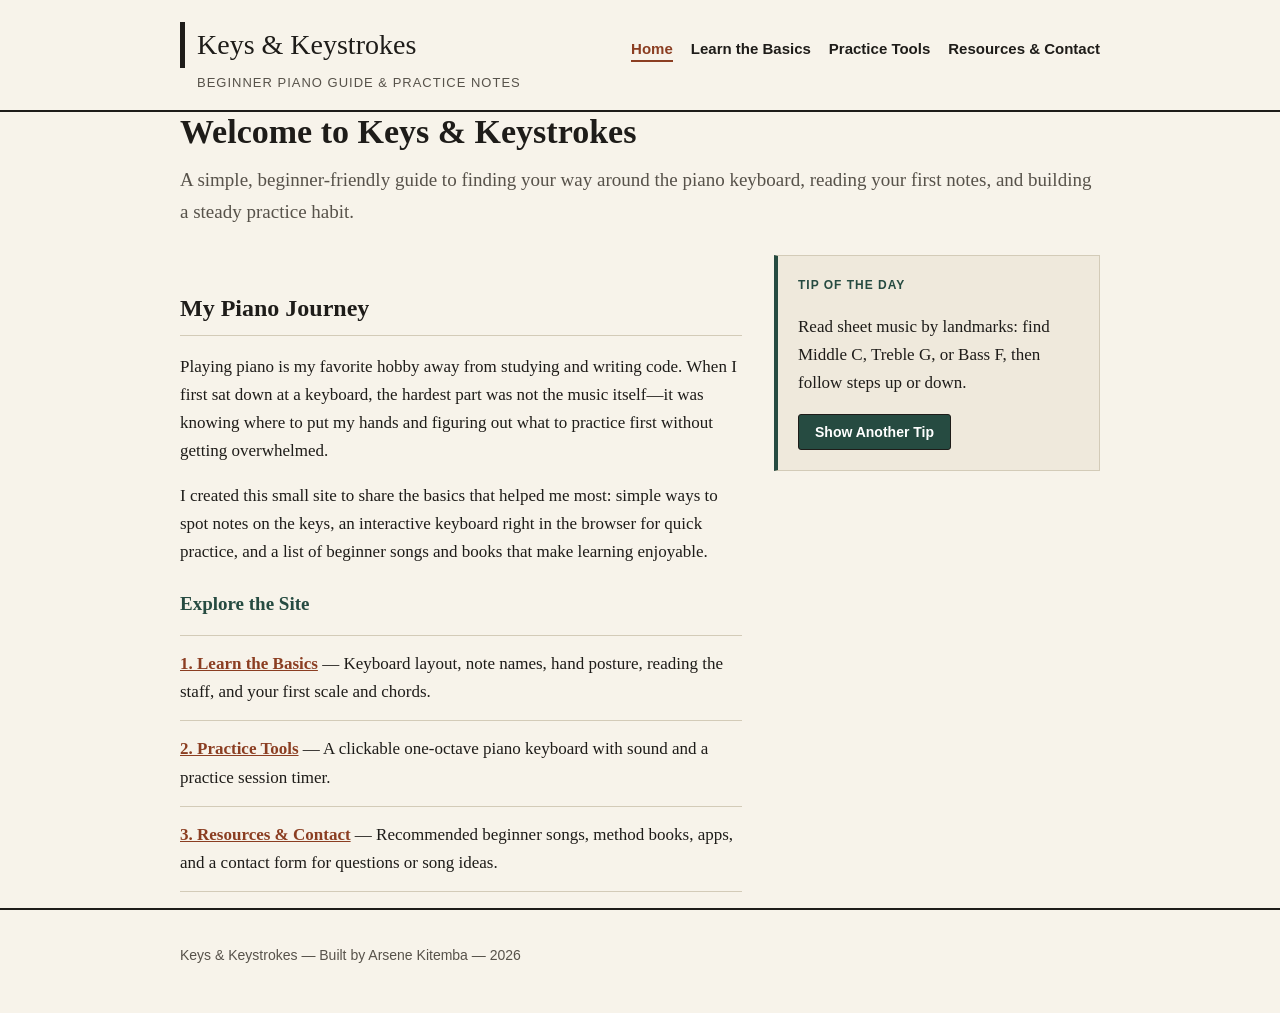
<file: index.html>
<!DOCTYPE html>
<html lang="en">
<head>
  <meta charset="UTF-8">
  <meta name="viewport" content="width=device-width, initial-scale=1.0">
  <title>Keys &amp; Keystrokes | Home</title>
  <link rel="stylesheet" href="week04/style/styles.css">
  <script src="week04/script.js" defer></script>
</head>
<body>
  <header>
    <div class="container header-row">
      <div>
        <p class="site-title"><a href="index.html">Keys &amp; Keystrokes</a></p>
        <p class="tagline">Beginner Piano Guide &amp; Practice Notes</p>
      </div>
      <nav aria-label="Main navigation">
        <ul>
          <li><a href="index.html" class="active">Home</a></li>
          <li><a href="basics.html">Learn the Basics</a></li>
          <li><a href="practices.html">Practice Tools</a></li>
          <li><a href="resources.html">Resources &amp; Contact</a></li>
        </ul>
      </nav>
    </div>
  </header>

  <main class="container">
    <h1>Welcome to Keys &amp; Keystrokes</h1>
    <p class="subtitle">
      A simple, beginner-friendly guide to finding your way around the piano keyboard, reading your first notes,
      and building a steady practice habit.
    </p>

    <div class="two-columns">
      <section class="main-column">
        <h2>My Piano Journey</h2>
        <p>
          Playing piano is my favorite hobby away from studying and writing code. When I first sat down at a
          keyboard, the hardest part was not the music itself—it was knowing where to put my hands and figuring out
          what to practice first without getting overwhelmed.
        </p>
        <p>
          I created this small site to share the basics that helped me most: simple ways to spot notes on the keys,
          an interactive keyboard right in the browser for quick practice, and a list of beginner songs and books
          that make learning enjoyable.
        </p>

        <h3>Explore the Site</h3>
        <ul class="page-list">
          <li>
            <strong><a href="basics.html">1. Learn the Basics</a></strong> &mdash; Keyboard layout, note names,
            hand posture, reading the staff, and your first scale and chords.
          </li>
          <li>
            <strong><a href="practices.html">2. Practice Tools</a></strong> &mdash; A clickable one-octave piano
            keyboard with sound and a practice session timer.
          </li>
          <li>
            <strong><a href="resources.html">3. Resources &amp; Contact</a></strong> &mdash; Recommended beginner
            songs, method books, apps, and a contact form for questions or song ideas.
          </li>
        </ul>
      </section>

      <aside class="side-column note-box">
        <p class="box-label">Tip of the Day</p>
        <p id="tip-text">Loading today&rsquo;s piano tip...</p>
        <button type="button" class="btn" id="next-tip-btn">Show Another Tip</button>
      </aside>
    </div>
  </main>

  <footer>
    <div class="container">
      <p>Keys &amp; Keystrokes &mdash; Built by Arsene Kitemba &mdash; 2026</p>
    </div>
  </footer>
</body>
</html>
</file>
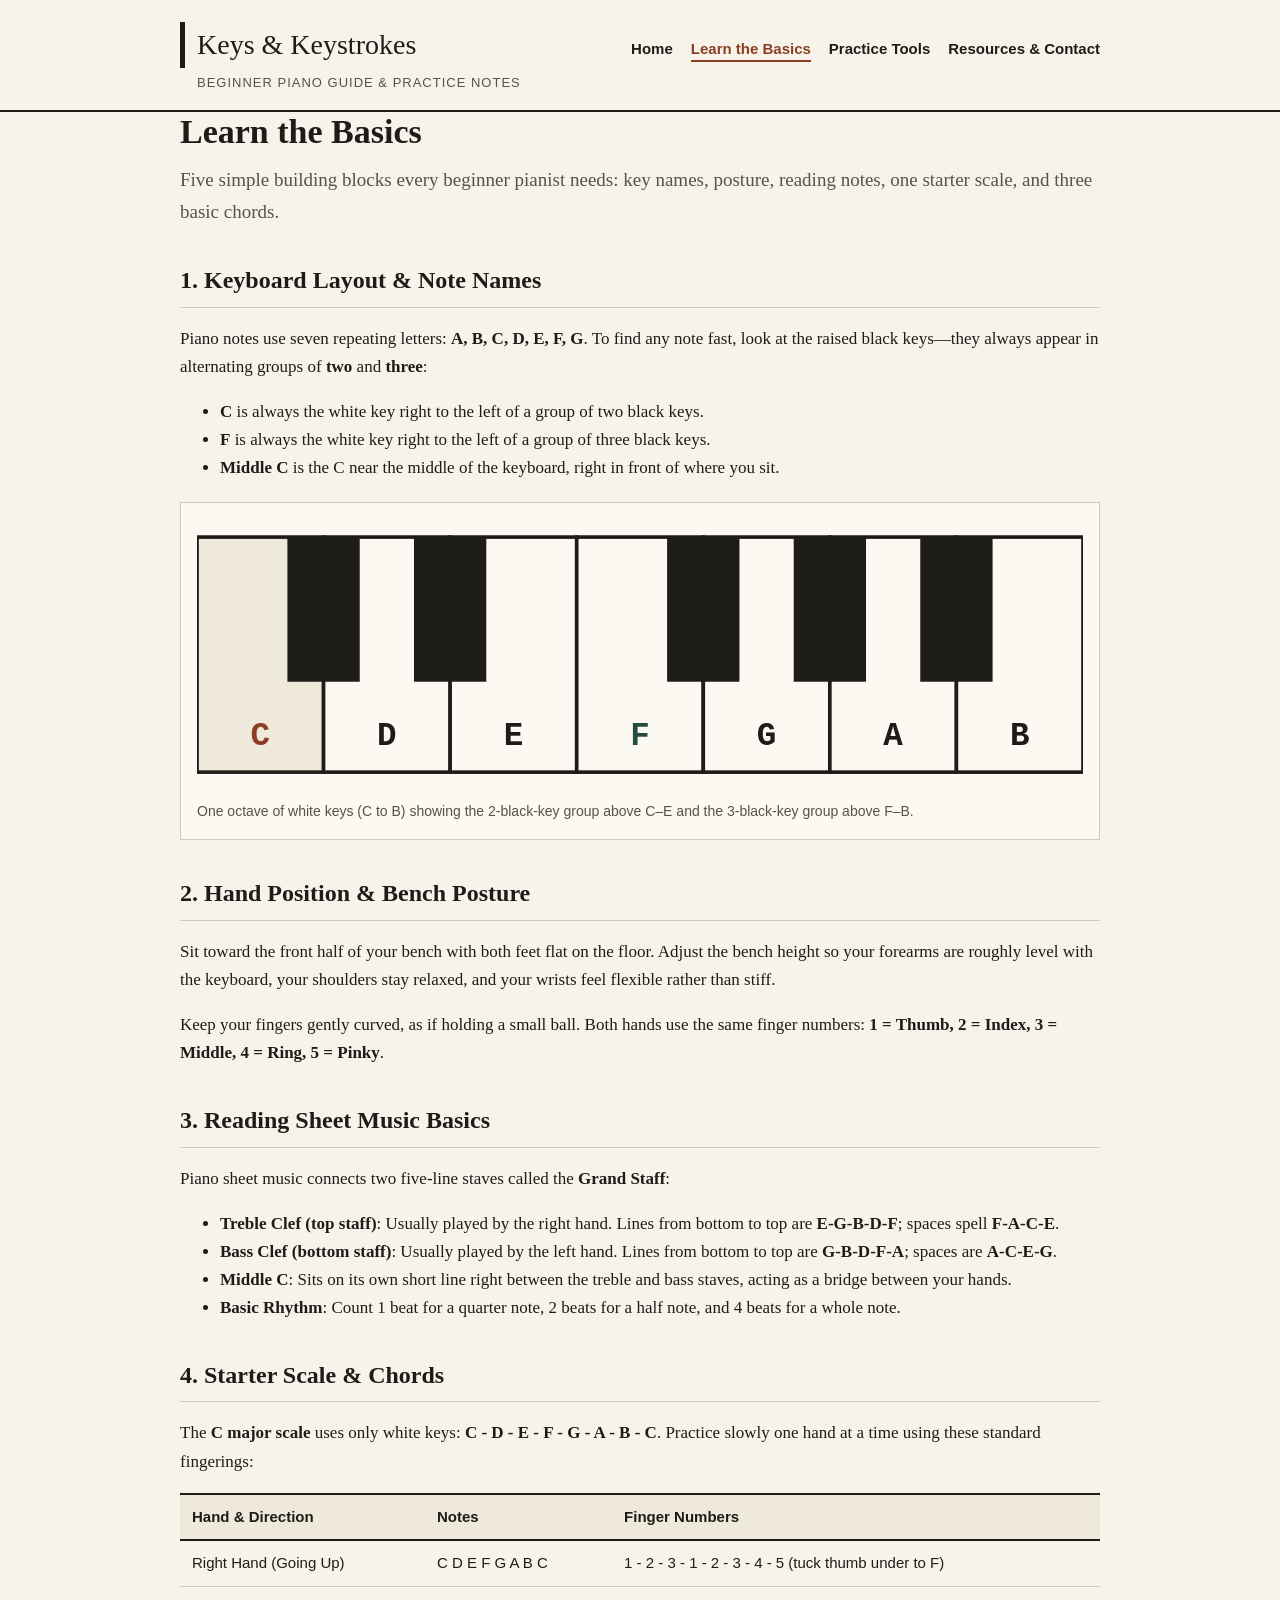
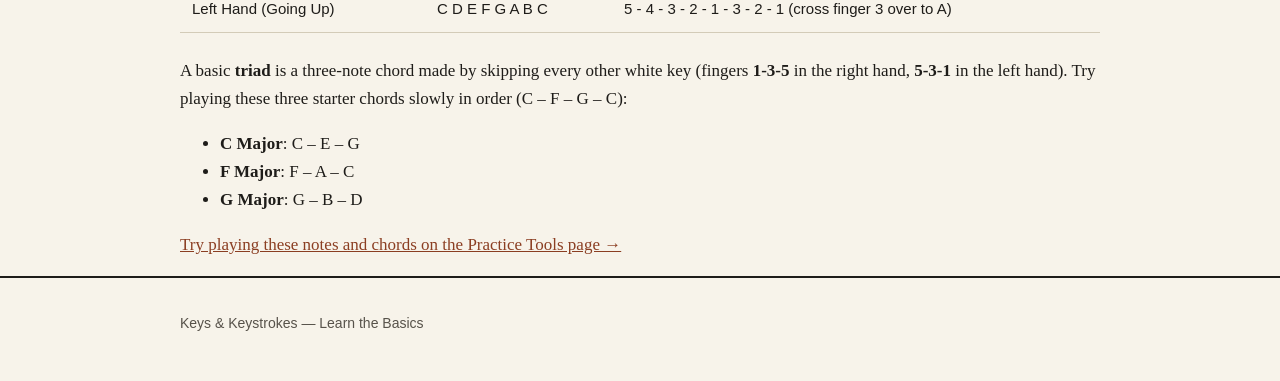
<file: basics.html>
<!DOCTYPE html>
<html lang="en">
<head>
  <meta charset="UTF-8">
  <meta name="viewport" content="width=device-width, initial-scale=1.0">
  <title>Keys &amp; Keystrokes | Learn the Basics</title>
  <link rel="stylesheet" href="week04/style/styles.css">
  <script src="week04/script.js" defer></script>
</head>
<body>
  <header>
    <div class="container header-row">
      <div>
        <p class="site-title"><a href="index.html">Keys &amp; Keystrokes</a></p>
        <p class="tagline">Beginner Piano Guide &amp; Practice Notes</p>
      </div>
      <nav aria-label="Main navigation">
        <ul>
          <li><a href="index.html">Home</a></li>
          <li><a href="basics.html" class="active">Learn the Basics</a></li>
          <li><a href="practices.html">Practice Tools</a></li>
          <li><a href="resources.html">Resources &amp; Contact</a></li>
        </ul>
      </nav>
    </div>
  </header>

  <main class="container">
    <h1>Learn the Basics</h1>
    <p class="subtitle">
      Five simple building blocks every beginner pianist needs: key names, posture, reading notes, one starter
      scale, and three basic chords.
    </p>

    <section>
      <h2>1. Keyboard Layout &amp; Note Names</h2>
      <p>
        Piano notes use seven repeating letters: <strong>A, B, C, D, E, F, G</strong>. To find any note fast, look
        at the raised black keys—they always appear in alternating groups of <strong>two</strong> and
        <strong>three</strong>:
      </p>
      <ul>
        <li><strong>C</strong> is always the white key right to the left of a group of two black keys.</li>
        <li><strong>F</strong> is always the white key right to the left of a group of three black keys.</li>
        <li><strong>Middle C</strong> is the C near the middle of the keyboard, right in front of where you sit.</li>
      </ul>

      <figure>
        <svg role="img" aria-labelledby="octave-title" viewBox="0 0 490 150">
          <title id="octave-title">Diagram of one piano octave showing C through B and the two- and three-black-key groups</title>
          <!-- 7 White Keys -->
          <rect x="0" y="10" width="70" height="130" fill="#EFE9DC" stroke="#1E1C19" stroke-width="2" />
          <rect x="70" y="10" width="70" height="130" fill="#FCF9F2" stroke="#1E1C19" stroke-width="2" />
          <rect x="140" y="10" width="70" height="130" fill="#FCF9F2" stroke="#1E1C19" stroke-width="2" />
          <rect x="210" y="10" width="70" height="130" fill="#FCF9F2" stroke="#1E1C19" stroke-width="2" />
          <rect x="280" y="10" width="70" height="130" fill="#FCF9F2" stroke="#1E1C19" stroke-width="2" />
          <rect x="350" y="10" width="70" height="130" fill="#FCF9F2" stroke="#1E1C19" stroke-width="2" />
          <rect x="420" y="10" width="70" height="130" fill="#FCF9F2" stroke="#1E1C19" stroke-width="2" />

          <!-- 5 Black Keys (Group of 2, then Group of 3) -->
          <rect x="50" y="10" width="40" height="80" fill="#1E1C19" />
          <rect x="120" y="10" width="40" height="80" fill="#1E1C19" />
          <rect x="260" y="10" width="40" height="80" fill="#1E1C19" />
          <rect x="330" y="10" width="40" height="80" fill="#1E1C19" />
          <rect x="400" y="10" width="40" height="80" fill="#1E1C19" />

          <!-- Note Labels -->
          <text x="35" y="125" text-anchor="middle" font-family="monospace" font-size="18" font-weight="bold" fill="#8B3E22">C</text>
          <text x="105" y="125" text-anchor="middle" font-family="monospace" font-size="18" font-weight="bold" fill="#1E1C19">D</text>
          <text x="175" y="125" text-anchor="middle" font-family="monospace" font-size="18" font-weight="bold" fill="#1E1C19">E</text>
          <text x="245" y="125" text-anchor="middle" font-family="monospace" font-size="18" font-weight="bold" fill="#264B41">F</text>
          <text x="315" y="125" text-anchor="middle" font-family="monospace" font-size="18" font-weight="bold" fill="#1E1C19">G</text>
          <text x="385" y="125" text-anchor="middle" font-family="monospace" font-size="18" font-weight="bold" fill="#1E1C19">A</text>
          <text x="455" y="125" text-anchor="middle" font-family="monospace" font-size="18" font-weight="bold" fill="#1E1C19">B</text>
        </svg>
        <figcaption>One octave of white keys (C to B) showing the 2-black-key group above C&ndash;E and the 3-black-key group above F&ndash;B.</figcaption>
      </figure>
    </section>

    <section>
      <h2>2. Hand Position &amp; Bench Posture</h2>
      <p>
        Sit toward the front half of your bench with both feet flat on the floor. Adjust the bench height so your
        forearms are roughly level with the keyboard, your shoulders stay relaxed, and your wrists feel flexible
        rather than stiff.
      </p>
      <p>
        Keep your fingers gently curved, as if holding a small ball. Both hands use the same finger numbers:
        <strong>1 = Thumb, 2 = Index, 3 = Middle, 4 = Ring, 5 = Pinky</strong>.
      </p>
    </section>

    <section>
      <h2>3. Reading Sheet Music Basics</h2>
      <p>
        Piano sheet music connects two five-line staves called the <strong>Grand Staff</strong>:
      </p>
      <ul>
        <li><strong>Treble Clef (top staff)</strong>: Usually played by the right hand. Lines from bottom to top are <strong>E-G-B-D-F</strong>; spaces spell <strong>F-A-C-E</strong>.</li>
        <li><strong>Bass Clef (bottom staff)</strong>: Usually played by the left hand. Lines from bottom to top are <strong>G-B-D-F-A</strong>; spaces are <strong>A-C-E-G</strong>.</li>
        <li><strong>Middle C</strong>: Sits on its own short line right between the treble and bass staves, acting as a bridge between your hands.</li>
        <li><strong>Basic Rhythm</strong>: Count 1 beat for a quarter note, 2 beats for a half note, and 4 beats for a whole note.</li>
      </ul>
    </section>

    <section>
      <h2>4. Starter Scale &amp; Chords</h2>
      <p>
        The <strong>C major scale</strong> uses only white keys: <strong>C - D - E - F - G - A - B - C</strong>.
        Practice slowly one hand at a time using these standard fingerings:
      </p>
      <div class="table-wrap">
        <table>
          <thead>
            <tr>
              <th>Hand &amp; Direction</th>
              <th>Notes</th>
              <th>Finger Numbers</th>
            </tr>
          </thead>
          <tbody>
            <tr>
              <td>Right Hand (Going Up)</td>
              <td>C D E F G A B C</td>
              <td>1 - 2 - 3 - 1 - 2 - 3 - 4 - 5 (tuck thumb under to F)</td>
            </tr>
            <tr>
              <td>Left Hand (Going Up)</td>
              <td>C D E F G A B C</td>
              <td>5 - 4 - 3 - 2 - 1 - 3 - 2 - 1 (cross finger 3 over to A)</td>
            </tr>
          </tbody>
        </table>
      </div>

      <p>
        A basic <strong>triad</strong> is a three-note chord made by skipping every other white key (fingers
        <strong>1-3-5</strong> in the right hand, <strong>5-3-1</strong> in the left hand). Try playing these three
        starter chords slowly in order (C &ndash; F &ndash; G &ndash; C):
      </p>
      <ul>
        <li><strong>C Major</strong>: C &ndash; E &ndash; G</li>
        <li><strong>F Major</strong>: F &ndash; A &ndash; C</li>
        <li><strong>G Major</strong>: G &ndash; B &ndash; D</li>
      </ul>
      <p><a href="practices.html">Try playing these notes and chords on the Practice Tools page &rarr;</a></p>
    </section>
  </main>

  <footer>
    <div class="container">
      <p>Keys &amp; Keystrokes &mdash; Learn the Basics</p>
    </div>
  </footer>
</body>
</html>
</file>
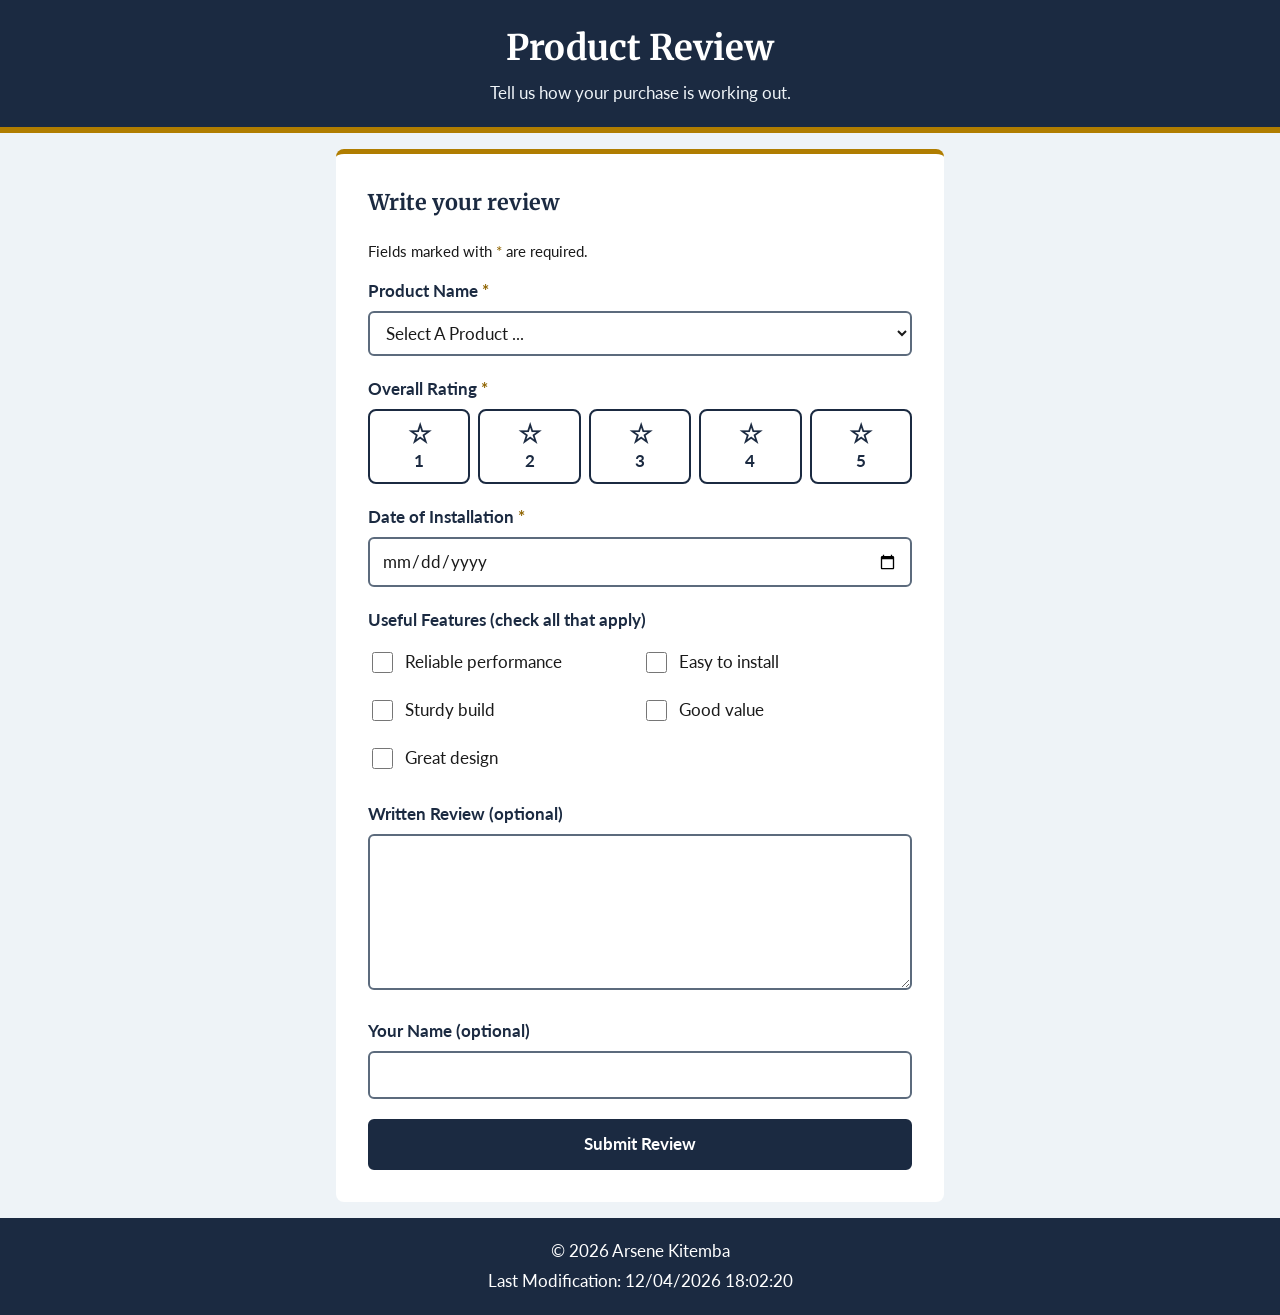
<file: form.html>
<!DOCTYPE html>
<html lang="en">
<head>
  <meta charset="UTF-8">
  <meta name="viewport" content="width=device-width, initial-scale=1.0">
  <meta name="author" content="Arsene Kitemba">
  <meta name="description" content="Share your experience with a product: choose it, rate it, and tell us which features you found useful.">
  <title>Product Review Form</title>
  <link rel="preconnect" href="https://fonts.googleapis.com">
  <link rel="preconnect" href="https://fonts.gstatic.com" crossorigin>
  <link href="https://fonts.googleapis.com/css2?family=Lato:wght@400;700&family=Merriweather:wght@700&display=swap" rel="stylesheet">
  <link rel="stylesheet" href="styles/form.css">
  <script src="scripts/shared.js" defer></script>
  <script src="scripts/form.js" defer></script>
</head>
<body>
  <header>
    <h1>Product Review</h1>
    <p>Tell us how your purchase is working out.</p>
  </header>

  <main>
    <div class="card">
      <h2>Write your review</h2>
      <p class="note">Fields marked with <span class="req">*</span> are required.</p>

      <form action="review.html" method="get">
        <div class="field">
          <label for="product">Product Name <span class="req">*</span></label>
          <select id="product" name="product" required>
            <option value="" disabled selected>Select a Product ...</option>
          </select>
        </div>

        <fieldset>
          <legend>Overall Rating <span class="req">*</span></legend>
          <div class="rating">
            <input type="radio" id="rating-1" name="rating" value="1" required>
            <label for="rating-1">1</label>
            <input type="radio" id="rating-2" name="rating" value="2" required>
            <label for="rating-2">2</label>
            <input type="radio" id="rating-3" name="rating" value="3" required>
            <label for="rating-3">3</label>
            <input type="radio" id="rating-4" name="rating" value="4" required>
            <label for="rating-4">4</label>
            <input type="radio" id="rating-5" name="rating" value="5" required>
            <label for="rating-5">5</label>
          </div>
        </fieldset>

        <div class="field">
          <label for="install-date">Date of Installation <span class="req">*</span></label>
          <input type="date" id="install-date" name="install-date" required>
        </div>

        <fieldset>
          <legend>Useful Features (check all that apply)</legend>
          <div class="checks">
            <div class="check">
              <input type="checkbox" id="feature-reliable" name="features" value="Reliable performance">
              <label for="feature-reliable">Reliable performance</label>
            </div>
            <div class="check">
              <input type="checkbox" id="feature-install" name="features" value="Easy to install">
              <label for="feature-install">Easy to install</label>
            </div>
            <div class="check">
              <input type="checkbox" id="feature-sturdy" name="features" value="Sturdy build">
              <label for="feature-sturdy">Sturdy build</label>
            </div>
            <div class="check">
              <input type="checkbox" id="feature-value" name="features" value="Good value">
              <label for="feature-value">Good value</label>
            </div>
            <div class="check">
              <input type="checkbox" id="feature-design" name="features" value="Great design">
              <label for="feature-design">Great design</label>
            </div>
          </div>
        </fieldset>

        <div class="field">
          <label for="written-review">Written Review (optional)</label>
          <textarea id="written-review" name="written-review" rows="5"></textarea>
        </div>

        <div class="field">
          <label for="user-name">Your Name (optional)</label>
          <input type="text" id="user-name" name="user-name" autocomplete="name">
        </div>

        <input type="submit" value="Submit Review">
      </form>
    </div>
  </main>

  <footer>
    <p>&copy; <span id="year">2026</span> Arsene Kitemba</p>
    <p id="modified">Last Modification:</p>
  </footer>
</body>
</html>
</file>
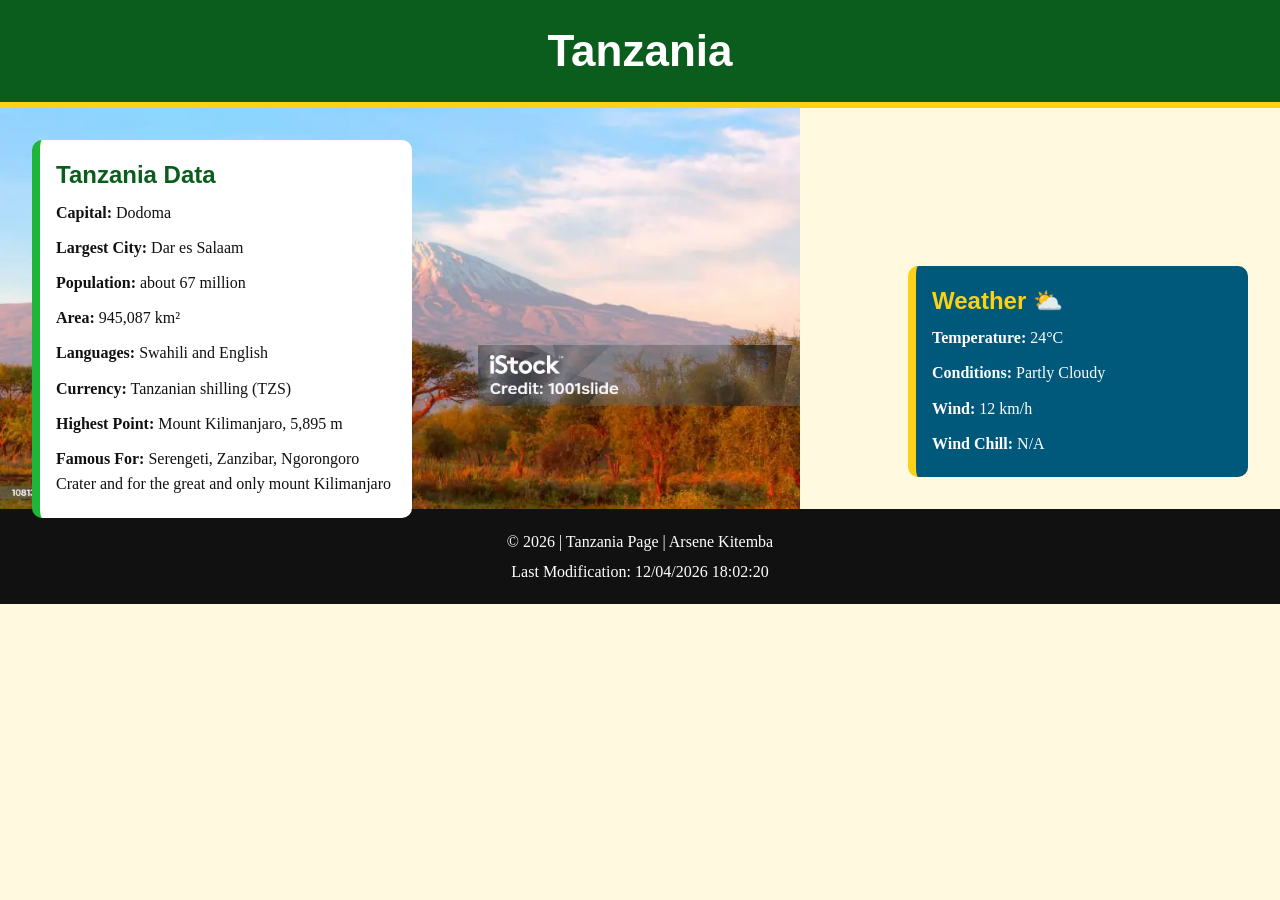
<file: place.html>
<!DOCTYPE html>
<html lang="en">
<head>
    <meta charset="UTF-8">
    <meta name="viewport" content="width=device-width, initial-scale=1.0">
    <meta name="description" content="Discover Tanzania: home of Mount Kilimanjaro, the Serengeti and Zanzibar.">
    <meta name=" author" content="Arsene Kitemba">
    <title>Tanzania | Place Page</title>
    <link rel="stylesheet" href="styles/place.css">
    <script src="scripts/place.js" defer></script>
</head>
<body>
    <header>
        <h1>Tanzania</h1>
    </header>

    <main>
        <section class="hero">
            <picture>
                <source media="(min-width: 700px)" srcset="images/tanzania-large.webp">
                <img src="images/tanzania-large.webp"
                     alt="Mount Kilimanjaro above the Tanzanian savanna at sunset"
                     width="800" height="560">
            </picture>
        </section>

        <section class="data">
            <h2>Tanzania Data</h2>
            <ul>
                <li><strong>Capital:</strong> Dodoma</li>
                <li><strong>Largest City:</strong> Dar es Salaam</li>
                <li><strong>Population:</strong> about 67 million</li>
                <li><strong>Area:</strong> 945,087 km&sup2;</li>
                <li><strong>Languages:</strong> Swahili and English</li>
                <li><strong>Currency:</strong> Tanzanian shilling (TZS)</li>
                <li><strong>Highest Point:</strong> Mount Kilimanjaro, 5,895 m</li>
                <li><strong>Famous For:</strong> Serengeti, Zanzibar, Ngorongoro Crater and for the great and only mount Kilimanjaro</li>
            </ul>
        </section>

        <section class="weather">
            <h2>Weather</h2>
            <img class="weather-icon" src="images/weather.svg" alt="Partly cloudy" width="64" height="64">
            <ul>
                <li><strong>Temperature:</strong> 24&deg;C</li>
                <li><strong>Conditions:</strong> Partly Cloudy</li>
                <li><strong>Wind:</strong> 12 km/h</li>
                <li><strong>Wind Chill:</strong> <span id="windchill"></span></li>
            </ul>
        </section>
    </main>

    <footer>
        <p>&copy; <span id="currentyear"></span> | Tanzania Page | Arsene Kitemba</p>
        <p>Last Modification: <span id="lastModified"></span></p>
    </footer>
</body>
</html>
</file>
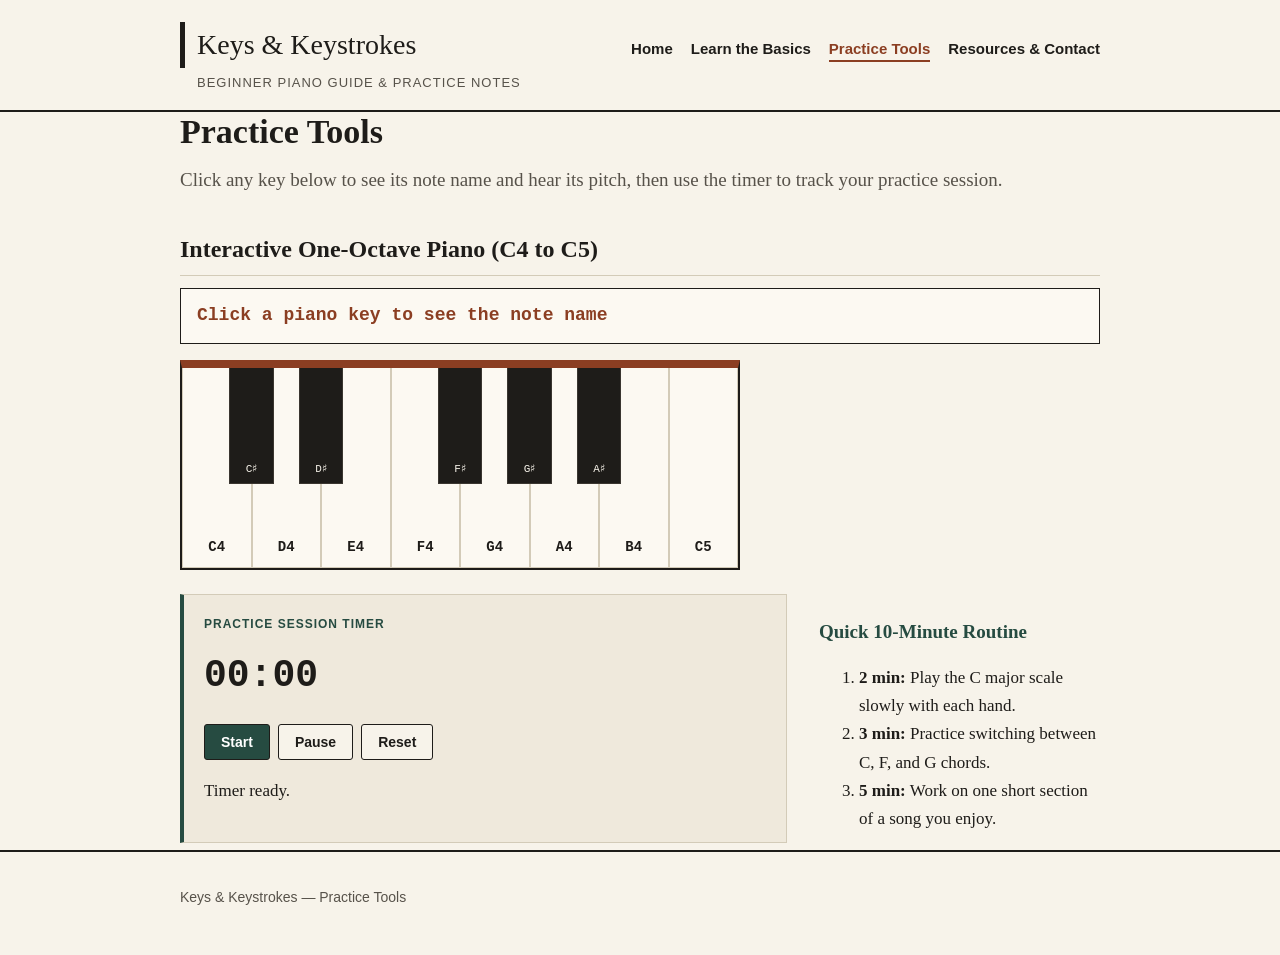
<file: practices.html>
<!DOCTYPE html>
<html lang="en">
<head>
  <meta charset="UTF-8">
  <meta name="viewport" content="width=device-width, initial-scale=1.0">
  <title>Keys &amp; Keystrokes | Practice Tools</title>
  <link rel="stylesheet" href="week04/style/styles.css">
  <script src="week04/script.js" defer></script>
</head>
<body>
  <header>
    <div class="container header-row">
      <div>
        <p class="site-title"><a href="index.html">Keys &amp; Keystrokes</a></p>
        <p class="tagline">Beginner Piano Guide &amp; Practice Notes</p>
      </div>
      <nav aria-label="Main navigation">
        <ul>
          <li><a href="index.html">Home</a></li>
          <li><a href="basics.html">Learn the Basics</a></li>
          <li><a href="practices.html" class="active">Practice Tools</a></li>
          <li><a href="resources.html">Resources &amp; Contact</a></li>
        </ul>
      </nav>
    </div>
  </header>

  <main class="container">
    <h1>Practice Tools</h1>
    <p class="subtitle">
      Click any key below to see its note name and hear its pitch, then use the timer to track your practice session.
    </p>

    <section>
      <h2>Interactive One-Octave Piano (C4 to C5)</h2>
      <div class="note-readout" id="note-readout" aria-live="polite">
        Click a piano key to see the note name
      </div>

      <div class="piano" role="group" aria-label="Playable one-octave piano keyboard">
        <!-- 8 White Keys -->
        <button type="button" class="white-key piano-key" data-note="C4" aria-label="C4">C4</button>
        <button type="button" class="white-key piano-key" data-note="D4" aria-label="D4">D4</button>
        <button type="button" class="white-key piano-key" data-note="E4" aria-label="E4">E4</button>
        <button type="button" class="white-key piano-key" data-note="F4" aria-label="F4">F4</button>
        <button type="button" class="white-key piano-key" data-note="G4" aria-label="G4">G4</button>
        <button type="button" class="white-key piano-key" data-note="A4" aria-label="A4">A4</button>
        <button type="button" class="white-key piano-key" data-note="B4" aria-label="B4">B4</button>
        <button type="button" class="white-key piano-key" data-note="C5" aria-label="C5">C5</button>

        <!-- 5 Black Keys -->
        <button type="button" class="black-key key-cs piano-key" data-note="C#4" aria-label="C sharp 4">C&#9839;</button>
        <button type="button" class="black-key key-ds piano-key" data-note="D#4" aria-label="D sharp 4">D&#9839;</button>
        <button type="button" class="black-key key-fs piano-key" data-note="F#4" aria-label="F sharp 4">F&#9839;</button>
        <button type="button" class="black-key key-gs piano-key" data-note="G#4" aria-label="G sharp 4">G&#9839;</button>
        <button type="button" class="black-key key-as piano-key" data-note="A#4" aria-label="A sharp 4">A&#9839;</button>
      </div>
    </section>

    <section class="two-columns">
      <div class="main-column note-box">
        <p class="box-label">Practice Session Timer</p>
        <p class="timer-display" id="timer-display">00:00</p>
        <div class="timer-buttons">
          <button type="button" class="btn" id="start-timer-btn">Start</button>
          <button type="button" class="btn btn-secondary" id="pause-timer-btn">Pause</button>
          <button type="button" class="btn btn-secondary" id="reset-timer-btn">Reset</button>
        </div>
        <p id="timer-status" aria-live="polite">Timer ready.</p>
      </div>

      <div class="side-column">
        <h3>Quick 10-Minute Routine</h3>
        <ol>
          <li><strong>2 min:</strong> Play the C major scale slowly with each hand.</li>
          <li><strong>3 min:</strong> Practice switching between C, F, and G chords.</li>
          <li><strong>5 min:</strong> Work on one short section of a song you enjoy.</li>
        </ol>
      </div>
    </section>
  </main>

  <footer>
    <div class="container">
      <p>Keys &amp; Keystrokes &mdash; Practice Tools</p>
    </div>
  </footer>
</body>
</html>
</file>
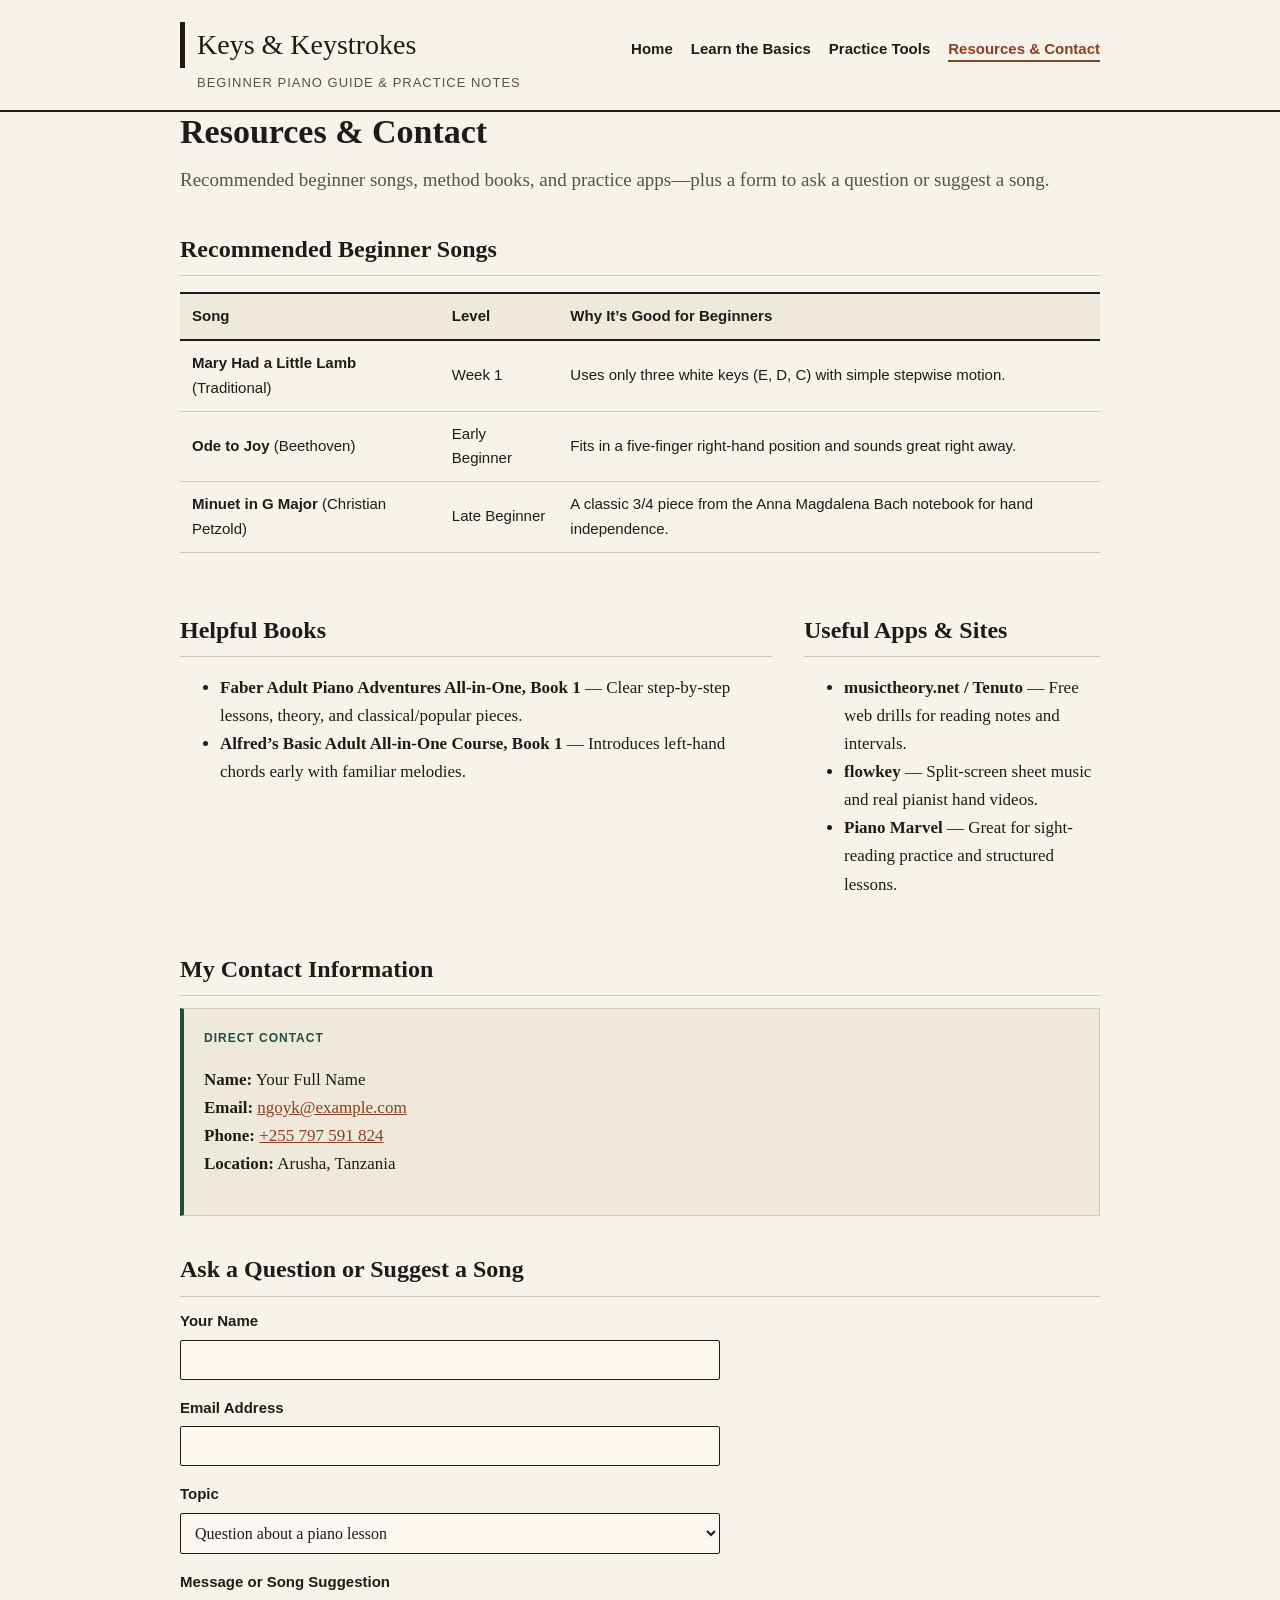
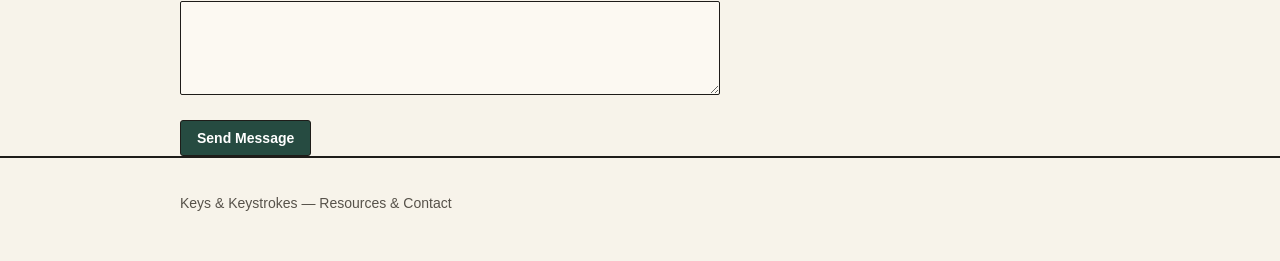
<file: resources.html>
<!DOCTYPE html>
<html lang="en">
<head>
  <meta charset="UTF-8">
  <meta name="viewport" content="width=device-width, initial-scale=1.0">
  <title>Keys &amp; Keystrokes | Resources &amp; Contact</title>
  <link rel="stylesheet" href="week04/style/styles.css">
  <script src="week04/script.js" defer></script>
</head>
<body>
  <header>
    <div class="container header-row">
      <div>
        <p class="site-title"><a href="index.html">Keys &amp; Keystrokes</a></p>
        <p class="tagline">Beginner Piano Guide &amp; Practice Notes</p>
      </div>
      <nav aria-label="Main navigation">
        <ul>
          <li><a href="index.html">Home</a></li>
          <li><a href="basics.html">Learn the Basics</a></li>
          <li><a href="practices.html">Practice Tools</a></li>
          <li><a href="resources.html" class="active">Resources &amp; Contact</a></li>
        </ul>
      </nav>
    </div>
  </header>

  <main class="container">
    <h1>Resources &amp; Contact</h1>
    <p class="subtitle">
      Recommended beginner songs, method books, and practice apps—plus a form to ask a question or suggest a song.
    </p>

    <section>
      <h2>Recommended Beginner Songs</h2>
      <div class="table-wrap">
        <table>
          <thead>
            <tr>
              <th>Song</th>
              <th>Level</th>
              <th>Why It&rsquo;s Good for Beginners</th>
            </tr>
          </thead>
          <tbody>
            <tr>
              <td><strong>Mary Had a Little Lamb</strong> (Traditional)</td>
              <td>Week 1</td>
              <td>Uses only three white keys (E, D, C) with simple stepwise motion.</td>
            </tr>
            <tr>
              <td><strong>Ode to Joy</strong> (Beethoven)</td>
              <td>Early Beginner</td>
              <td>Fits in a five-finger right-hand position and sounds great right away.</td>
            </tr>
            <tr>
              <td><strong>Minuet in G Major</strong> (Christian Petzold)</td>
              <td>Late Beginner</td>
              <td>A classic 3/4 piece from the Anna Magdalena Bach notebook for hand independence.</td>
            </tr>
          </tbody>
        </table>
      </div>
    </section>

    <section class="two-columns">
      <div class="main-column">
        <h2>Helpful Books</h2>
        <ul>
          <li><strong>Faber Adult Piano Adventures All-in-One, Book 1</strong> &mdash; Clear step-by-step lessons, theory, and classical/popular pieces.</li>
          <li><strong>Alfred&rsquo;s Basic Adult All-in-One Course, Book 1</strong> &mdash; Introduces left-hand chords early with familiar melodies.</li>
        </ul>
      </div>
      <div class="side-column">
        <h2>Useful Apps &amp; Sites</h2>
        <ul>
          <li><strong>musictheory.net / Tenuto</strong> &mdash; Free web drills for reading notes and intervals.</li>
          <li><strong>flowkey</strong> &mdash; Split-screen sheet music and real pianist hand videos.</li>
          <li><strong>Piano Marvel</strong> &mdash; Great for sight-reading practice and structured lessons.</li>
        </ul>
      </div>
    </section>
    <section>
      <h2>My Contact Information</h2>
      <div class="note-box">
        <p class="box-label">Direct Contact</p>
        <p>
          <strong>Name:</strong> Your Full Name<br>
          <strong>Email:</strong> <a href="mailto:ngoyk@example.com">ngoyk@example.com</a><br>
          <strong>Phone:</strong> <a href="tel:+255797591824">+255 797 591 824</a><br>
          <strong>Location:</strong> Arusha, Tanzania
        </p>
      </div>
    </section>
    <section>
      <h2>Ask a Question or Suggest a Song</h2>
      <form class="contact-form" id="contact-form" novalidate>
        <div class="form-group">
          <label for="visitor-name">Your Name</label>
          <input type="text" id="visitor-name" name="visitorName" required>
        </div>

        <div class="form-group">
          <label for="visitor-email">Email Address</label>
          <input type="email" id="visitor-email" name="visitorEmail" required>
        </div>

        <div class="form-group">
          <label for="visitor-topic">Topic</label>
          <select id="visitor-topic" name="visitorTopic">
            <option value="question">Question about a piano lesson</option>
            <option value="song">Suggest a beginner song</option>
            <option value="resource">Recommend a book or app</option>
          </select>
        </div>

        <div class="form-group">
          <label for="visitor-message">Message or Song Suggestion</label>
          <textarea id="visitor-message" name="visitorMessage" rows="4" required></textarea>
        </div>

        <button type="submit" class="btn">Send Message</button>

        <div class="form-feedback" id="form-feedback" aria-live="polite"></div>
      </form>
    </section>
  </main>

  <footer>
    <div class="container">
      <p>Keys &amp; Keystrokes &mdash; Resources &amp; Contact</p>
    </div>
  </footer>
</body>
</html>
</file>
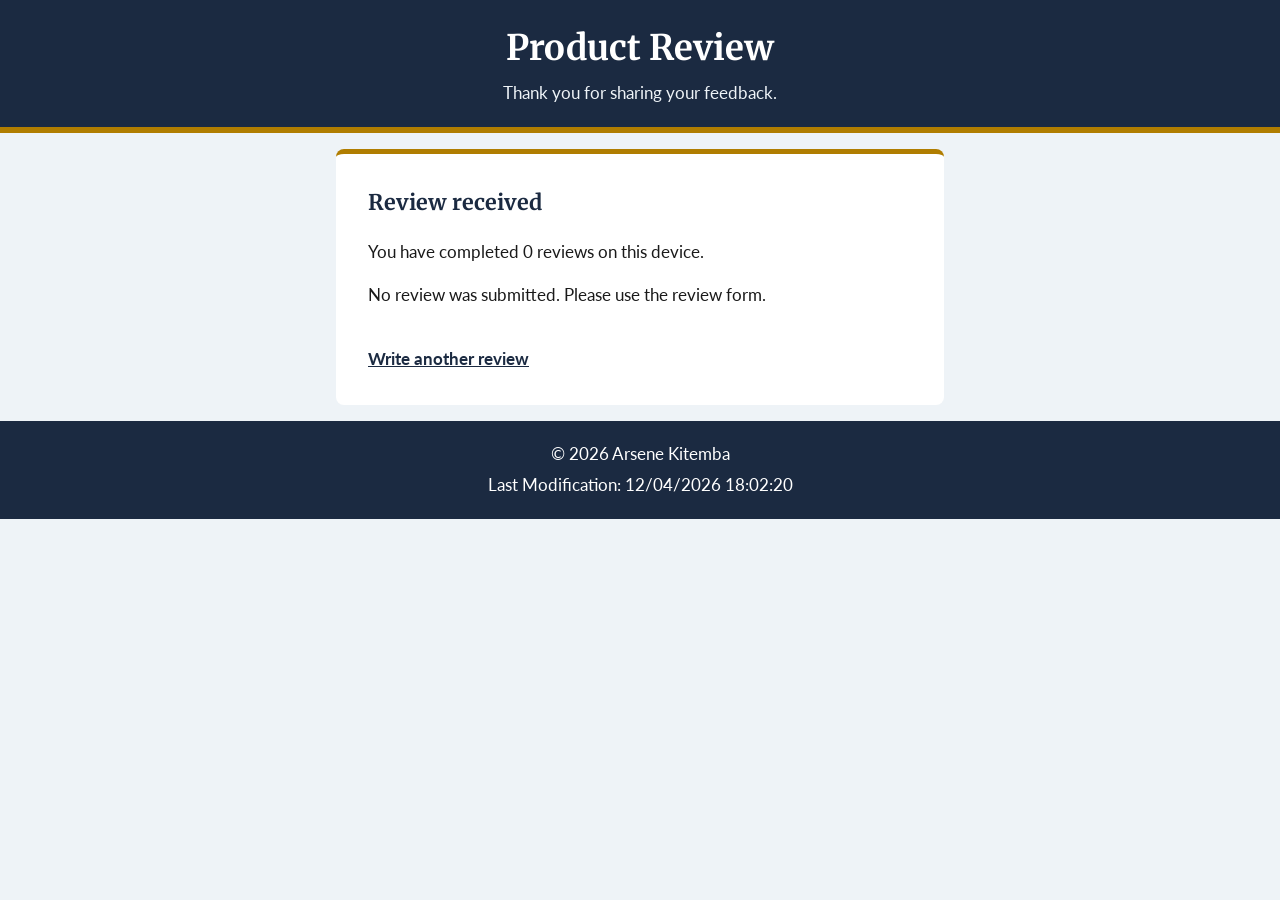
<file: review.html>
<!DOCTYPE html>
<html lang="en">
<head>
  <meta charset="UTF-8">
  <meta name="viewport" content="width=device-width, initial-scale=1.0">
  <meta name="author" content="Arsene Kitemba">
  <meta name="description" content="Confirmation of your submitted product review, with a count of the reviews you have completed.">
  <title>Review Confirmation</title>
  <link rel="preconnect" href="https://fonts.googleapis.com">
  <link rel="preconnect" href="https://fonts.gstatic.com" crossorigin>
  <link href="https://fonts.googleapis.com/css2?family=Lato:wght@400;700&family=Merriweather:wght@700&display=swap" rel="stylesheet">
  <link rel="stylesheet" href="styles/form.css">
  <script src="scripts/shared.js" defer></script>
  <script src="scripts/review.js" defer></script>
</head>
<body>
  <header>
    <h1>Product Review</h1>
    <p>Thank you for sharing your feedback.</p>
  </header>

  <main>
    <div class="card">
      <h2>Review received</h2>
      <p id="count-message"></p>
      <dl id="summary"></dl>
      <a class="back-link" href="form.html">Write another review</a>
    </div>
  </main>

  <footer>
    <p>&copy; <span id="year">2026</span> Arsene Kitemba</p>
    <p id="modified">Last Modification:</p>
  </footer>
</body>
</html>
</file>
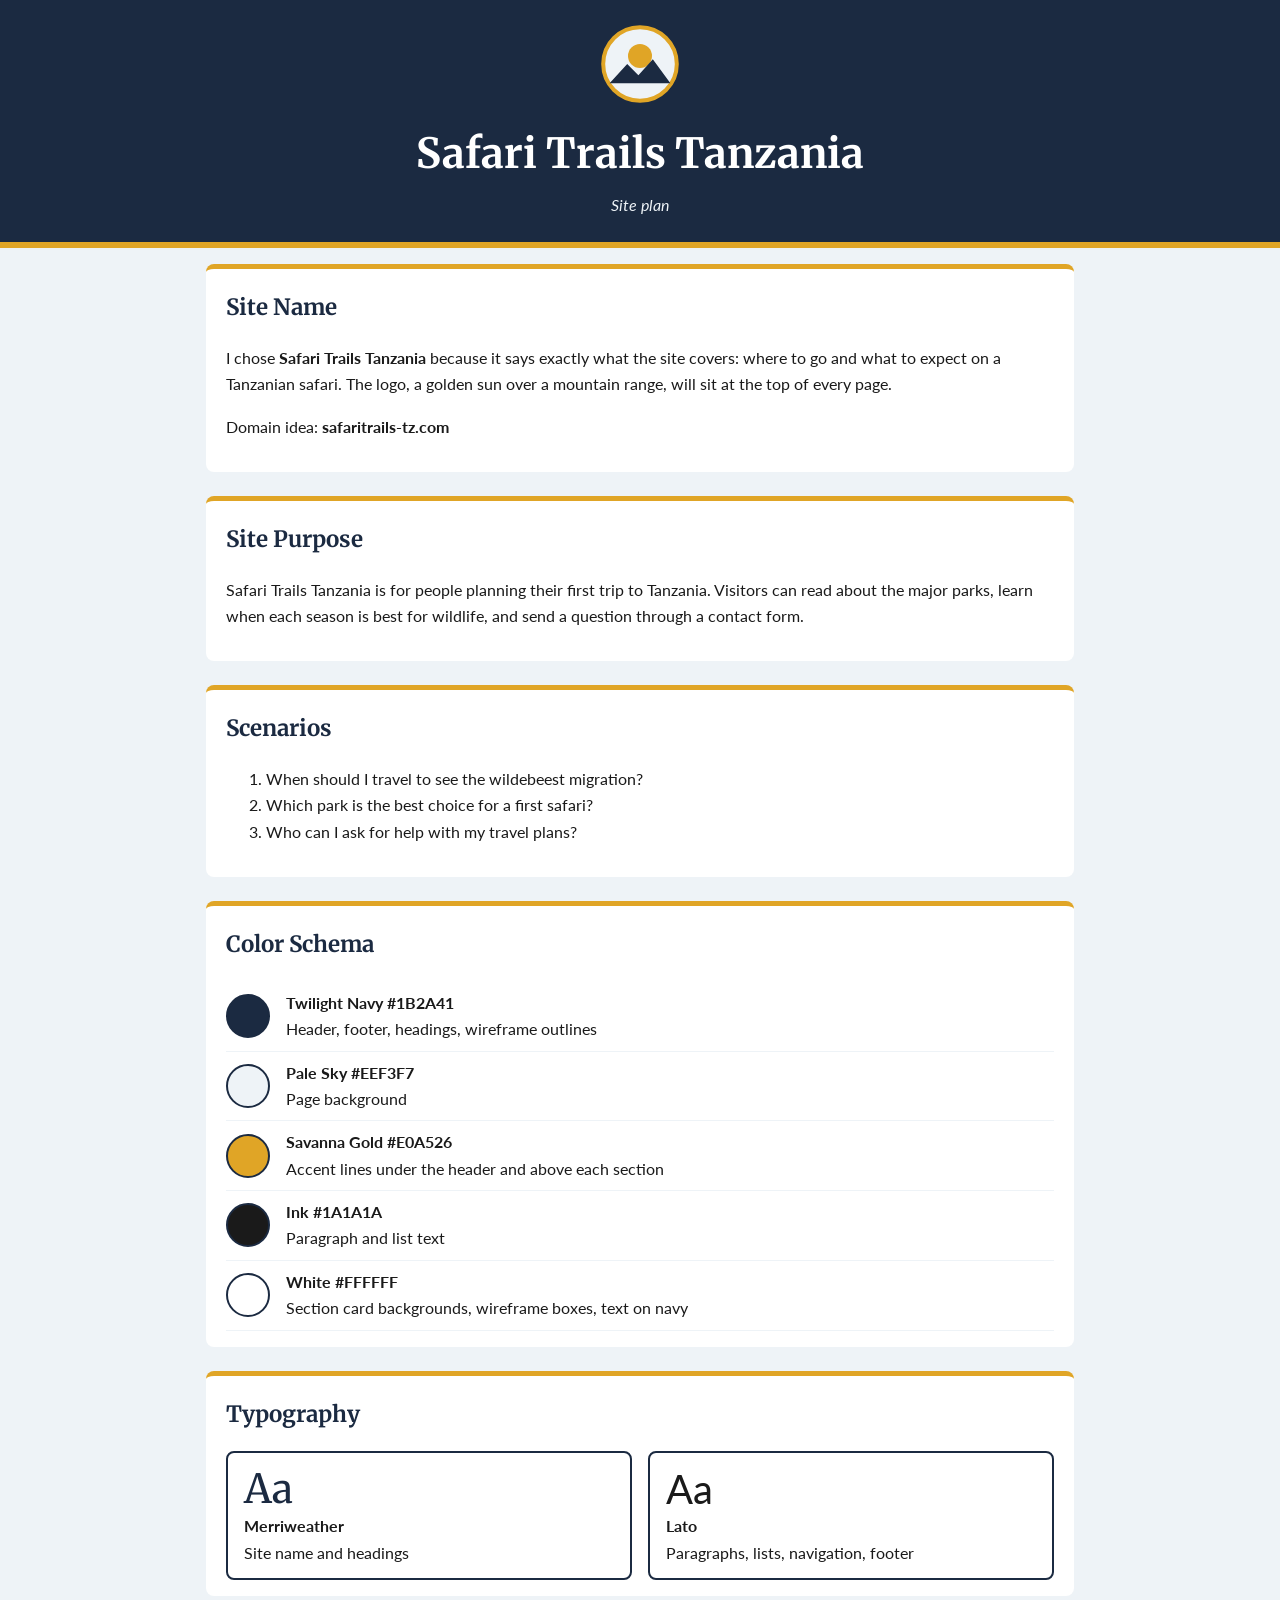
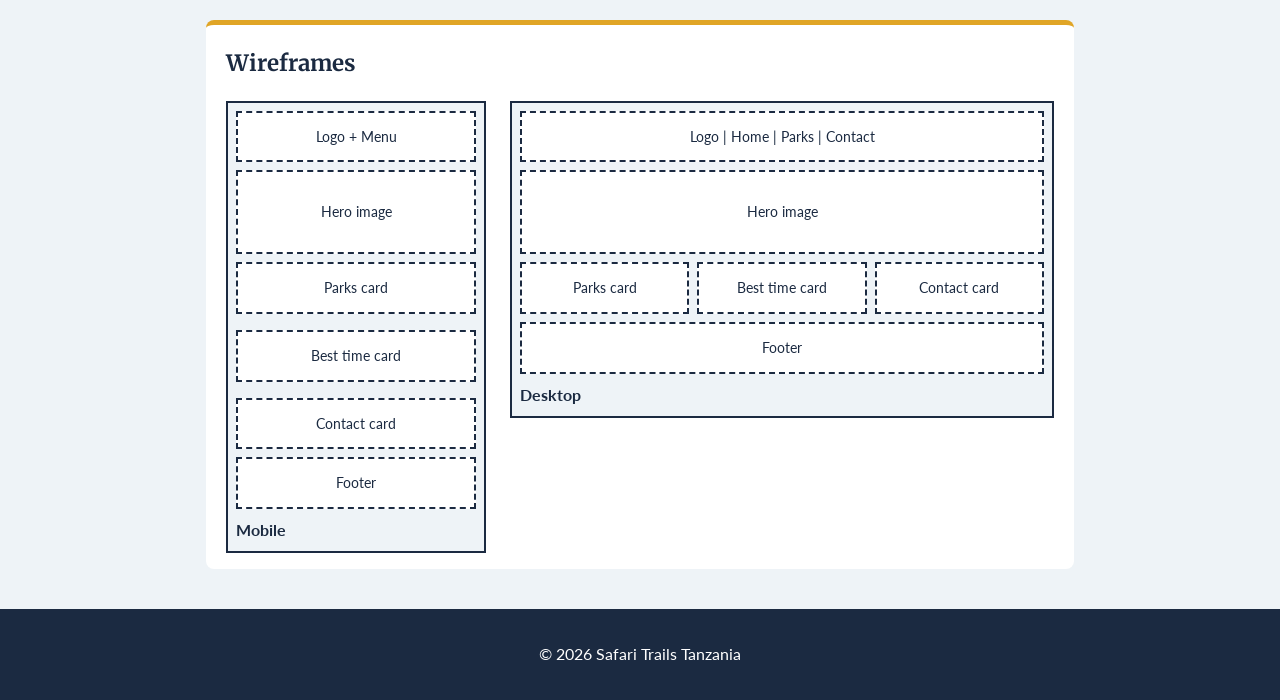
<file: project/siteplan.html>
<!DOCTYPE html>
<html lang="en">
<head>
  <meta charset="UTF-8">
  <meta name="viewport" content="width=device-width, initial-scale=1.0">
  <meta name="description" content="Site plan for Safari Trails Tanzania: name, purpose, color schema, typography, and wireframes for a Tanzania safari travel guide.">
  <meta name="author" content="Arsene Kitemba">
  <title>Safari Trails Tanzania Site Plan</title>
  <link rel="preconnect" href="https://fonts.googleapis.com">
  <link rel="preconnect" href="https://fonts.gstatic.com" crossorigin>
  <link href="https://fonts.googleapis.com/css2?family=Lato:wght@400;700&family=Merriweather:wght@700&display=swap" rel="stylesheet">
  <link rel="stylesheet" href="siteplan.css">
</head>
<body>
  <header>
    <img src="logo.svg" alt="Safari Trails Tanzania logo" width="80" height="80">
    <h1>Safari Trails Tanzania</h1>
    <p>Site plan</p>
  </header>

  <main>
    <section>
      <h2>Site Name</h2>
      <p>I chose <strong>Safari Trails Tanzania</strong> because it says exactly what the site covers: where to go and what to expect on a Tanzanian safari. The logo, a golden sun over a mountain range, will sit at the top of every page.</p>
      <p>Domain idea: <strong>safaritrails-tz.com</strong></p>
    </section>

    <section>
      <h2>Site Purpose</h2>
      <p>Safari Trails Tanzania is for people planning their first trip to Tanzania. Visitors can read about the major parks, learn when each season is best for wildlife, and send a question through a contact form.</p>
    </section>

    <section>
      <h2>Scenarios</h2>
      <ol>
        <li>When should I travel to see the wildebeest migration?</li>
        <li>Which park is the best choice for a first safari?</li>
        <li>Who can I ask for help with my travel plans?</li>
      </ol>
    </section>

    <section>
      <h2>Color Schema</h2>
      <ul class="palette">
        <li>
          <span class="dot dot-navy"></span>
          <span><strong>Twilight Navy #1B2A41</strong><br>Header, footer, headings, wireframe outlines</span>
        </li>
        <li>
          <span class="dot dot-sky"></span>
          <span><strong>Pale Sky #EEF3F7</strong><br>Page background</span>
        </li>
        <li>
          <span class="dot dot-gold"></span>
          <span><strong>Savanna Gold #E0A526</strong><br>Accent lines under the header and above each section</span>
        </li>
        <li>
          <span class="dot dot-ink"></span>
          <span><strong>Ink #1A1A1A</strong><br>Paragraph and list text</span>
        </li>
        <li>
          <span class="dot dot-white"></span>
          <span><strong>White #FFFFFF</strong><br>Section card backgrounds, wireframe boxes, text on navy</span>
        </li>
      </ul>
    </section>

    <section>
      <h2>Typography</h2>
      <div class="specimens">
        <div class="specimen">
          <p class="aa serif">Aa</p>
          <p><strong>Merriweather</strong></p>
          <p>Site name and headings</p>
        </div>
        <div class="specimen">
          <p class="aa">Aa</p>
          <p><strong>Lato</strong></p>
          <p>Paragraphs, lists, navigation, footer</p>
        </div>
      </div>
    </section>

    <section>
      <h2>Wireframes</h2>
      <div class="wireframes">
        <figure class="wire mobile">
          <div class="box">Logo + Menu</div>
          <div class="box tall">Hero image</div>
          <div class="row">
            <div class="box">Parks card</div>
            <div class="box">Best time card</div>
            <div class="box">Contact card</div>
          </div>
          <div class="box">Footer</div>
          <figcaption>Mobile</figcaption>
        </figure>

        <figure class="wire desktop">
          <div class="box">Logo | Home | Parks | Contact</div>
          <div class="box tall">Hero image</div>
          <div class="row">
            <div class="box">Parks card</div>
            <div class="box">Best time card</div>
            <div class="box">Contact card</div>
          </div>
          <div class="box">Footer</div>
          <figcaption>Desktop</figcaption>
        </figure>
      </div>
    </section>
  </main>

  <footer>
    <p>&copy; 2026 Safari Trails Tanzania</p>
  </footer>
</body>
</html>
</file>
<file: week04/style/styles.css>
* {
  box-sizing: border-box;
}

body {
  margin: 0;
  background-color: #F7F3EA; 
  color: #1E1C19;            
  font-family: Georgia, "Times New Roman", serif;
  font-size: 17px;
  line-height: 1.65;
}

a {
  color: #8B3E22;
}

a:hover {
  color: #264B41;
}


.container {
  max-width: 960px;
  margin: 0 auto;
  padding: 0 20px;
}


header {
  border-bottom: 2px solid #1E1C19;
  padding: 22px 0 16px;
}

.header-row {
  display: flex;
  flex-wrap: wrap;
  justify-content: space-between;
  align-items: baseline;
  gap: 15px;
}

.site-title {
  margin: 0;
  font-size: 28px;
  border-left: 5px solid #1E1C19;
  padding-left: 12px;
}

.site-title a {
  color: #1E1C19;
  text-decoration: none;
}

.tagline {
  margin: 4px 0 0 17px;
  font-family: Arial, Helvetica, sans-serif;
  font-size: 13px;
  color: #57524A;
  text-transform: uppercase;
  letter-spacing: 1px;
}

nav ul {
  list-style: none;
  margin: 0;
  padding: 0;
  display: flex;
  flex-wrap: wrap;
  gap: 18px;
}

nav a {
  font-family: Arial, Helvetica, sans-serif;
  font-size: 15px;
  font-weight: bold;
  color: #1E1C19;
  text-decoration: none;
  padding-bottom: 3px;
}

nav a.active {
  color: #8B3E22;
  border-bottom: 2px solid #8B3E22;
}


main {
  padding: 32px 0 48px;
}

h1 {
  font-size: 34px;
  line-height: 1.2;
  margin: 0 0 12px;
}

h2 {
  font-size: 24px;
  margin: 34px 0 12px;
  padding-bottom: 6px;
  border-bottom: 1px solid #D3CBB8;
}

h3 {
  font-size: 19px;
  color: #264B41;
  margin: 22px 0 8px;
}

.subtitle {
  color: #57524A;
  font-size: 19px;
  margin: 0 0 28px;
}


.two-columns {
  display: flex;
  gap: 32px;
  align-items: flex-start;
}

.main-column {
  flex: 2;
}

.side-column {
  flex: 1;
}


.note-box {
  background-color: #EFE9DC;
  border: 1px solid #D3CBB8;
  border-left: 4px solid #264B41;
  padding: 20px;
}

.box-label {
  font-family: Arial, Helvetica, sans-serif;
  font-size: 12px;
  font-weight: bold;
  text-transform: uppercase;
  letter-spacing: 1px;
  color: #264B41;
  margin: 0 0 8px;
}


.page-list {
  list-style: none;
  padding: 0;
  margin: 16px 0;
  border-top: 1px solid #D3CBB8;
}

.page-list li {
  border-bottom: 1px solid #D3CBB8;
  padding: 14px 0;
}


.btn {
  display: inline-block;
  font-family: Arial, Helvetica, sans-serif;
  font-size: 14px;
  font-weight: bold;
  padding: 9px 16px;
  background-color: #264B41;
  color: #FFFFFF;
  border: 1px solid #1E1C19;
  border-radius: 3px;
  cursor: pointer;
  text-decoration: none;
}

.btn:hover {
  background-color: #1B3830;
}

.btn-secondary {
  background-color: #F7F3EA;
  color: #1E1C19;
}

.btn-secondary:hover {
  background-color: #EFE9DC;
}


figure {
  margin: 20px 0;
  padding: 16px;
  background-color: #FCF9F2;
  border: 1px solid #D3CBB8;
}

figure svg {
  width: 100%;
  height: auto;
  display: block;
}

figcaption {
  font-family: Arial, Helvetica, sans-serif;
  font-size: 14px;
  color: #57524A;
  margin-top: 10px;
}

.table-wrap {
  overflow-x: auto;
  margin: 16px 0 24px;
}

table {
  width: 100%;
  border-collapse: collapse;
  font-family: Arial, Helvetica, sans-serif;
  font-size: 15px;
}

th,
td {
  text-align: left;
  padding: 10px 12px;
  border-bottom: 1px solid #D3CBB8;
}

th {
  background-color: #EFE9DC;
  border-top: 2px solid #1E1C19;
  border-bottom: 2px solid #1E1C19;
}

/* Interactive Piano (practice.html) */
.note-readout {
  background-color: #FCF9F2;
  border: 1px solid #1E1C19;
  padding: 12px 16px;
  margin-bottom: 16px;
  font-family: "Courier New", Courier, monospace;
  font-size: 18px;
  font-weight: bold;
  color: #8B3E22;
}

.piano {
  position: relative;
  display: flex;
  width: 100%;
  max-width: 560px;
  height: 210px;
  border: 2px solid #1E1C19;
  border-top: 8px solid #8B3E22;
  background-color: #1E1C19;
  margin-bottom: 24px;
}

.white-key {
  flex: 1;
  background-color: #FCF9F2;
  color: #1E1C19;
  border: 1px solid #D3CBB8;
  border-top: none;
  font-family: "Courier New", Courier, monospace;
  font-weight: bold;
  font-size: 14px;
  display: flex;
  align-items: flex-end;
  justify-content: center;
  padding-bottom: 12px;
  cursor: pointer;
}

.white-key:hover {
  background-color: #EFE9DC;
}

.white-key.pressed {
  background-color: #E3CEBE;
}

.black-key {
  position: absolute;
  top: 0;
  width: 8%;
  height: 58%;
  z-index: 2;
  background-color: #1E1C19;
  color: #F7F3EA;
  border: 1px solid #3A3630;
  border-top: none;
  font-family: "Courier New", Courier, monospace;
  font-size: 11px;
  display: flex;
  align-items: flex-end;
  justify-content: center;
  padding-bottom: 8px;
  cursor: pointer;
}

.black-key:hover {
  background-color: #3A3630;
}

.black-key.pressed {
  background-color: #8B3E22;
}


.key-cs { left: 8.5%; }
.key-ds { left: 21%; }
.key-fs { left: 46%; }
.key-gs { left: 58.5%; }
.key-as { left: 71%; }


.timer-display {
  font-family: "Courier New", Courier, monospace;
  font-size: 38px;
  font-weight: bold;
  margin: 10px 0 16px;
}

.timer-buttons {
  display: flex;
  flex-wrap: wrap;
  gap: 8px;
  margin-bottom: 10px;
}


.contact-form {
  max-width: 540px;
}

.form-group {
  margin-bottom: 16px;
}

.form-group label {
  display: block;
  font-family: Arial, Helvetica, sans-serif;
  font-size: 15px;
  font-weight: bold;
  margin-bottom: 6px;
}

.form-group input,
.form-group select,
.form-group textarea {
  width: 100%;
  padding: 10px;
  font-family: Georgia, serif;
  font-size: 16px;
  background-color: #FCF9F2;
  color: #1E1C19;
  border: 1px solid #1E1C19;
  border-radius: 2px;
}

.form-group input[aria-invalid="true"],
.form-group textarea[aria-invalid="true"] {
  border: 2px solid #9E2A2B;
}

.form-feedback {
  margin-top: 16px;
  padding: 12px 14px;
  font-family: Arial, Helvetica, sans-serif;
  font-size: 15px;
  display: none;
}

.form-feedback.error {
  display: block;
  background-color: #FCF9F2;
  border: 1px solid #9E2A2B;
  border-left: 4px solid #9E2A2B;
  color: #9E2A2B;
}

.form-feedback.success {
  display: block;
  background-color: #FCF9F2;
  border: 1px solid #264B41;
  border-left: 4px solid #264B41;
  color: #264B41;
}


footer {
  border-top: 2px solid #1E1C19;
  padding: 20px 0 32px;
  font-family: Arial, Helvetica, sans-serif;
  font-size: 14px;
  color: #57524A;
}

@media (max-width: 720px) {
  .two-columns {
    flex-direction: column;
  }

  h1 {
    font-size: 28px;
  }
}
</file>
<file: styles/form.css>
:root {
  --navy: #1b2a41;
  --sky: #eef3f7;
  --gold: #b07d00;
  --gold-dark: #8f6400;
  --star: #f2c14e;
  --ink: #1a1a1a;
  --white: #ffffff;
  --line: #5c6b7d;
}

* {
  box-sizing: border-box;
}

body {
  margin: 0;
  font-family: "Lato", Arial, sans-serif;
  font-size: 1.05rem;
  line-height: 1.6;
  color: var(--ink);
  background-color: var(--sky);
}

h1, h2 {
  font-family: "Merriweather", Georgia, serif;
  color: var(--navy);
}

header {
  padding: 1.25rem 1rem;
  border-bottom: 6px solid var(--gold);
  background-color: var(--navy);
  text-align: center;
}

header h1 {
  margin: 0;
  color: var(--white);
  font-size: 1.6rem;
}

header p {
  margin: 0.25rem 0 0;
  color: var(--sky);
}

main {
  max-width: 640px;
  margin: 0 auto;
  padding: 1rem;
}

.card {
  padding: 1.25rem;
  border-top: 5px solid var(--gold);
  border-radius: 8px;
  background-color: var(--white);
}

h2 {
  margin-top: 0;
  font-size: 1.35rem;
}

footer {
  padding: 1rem;
  background-color: var(--navy);
  color: var(--white);
  text-align: center;
}

footer p {
  margin: 0.25rem 0;
}

/* Form layout */
.note {
  margin-top: 0;
  font-size: 0.95rem;
}

.field {
  margin-bottom: 1.25rem;
}

fieldset {
  margin: 0 0 1.25rem;
  padding: 0;
  border: none;
}

label,
legend {
  display: block;
  padding: 0;
  margin-bottom: 0.4rem;
  font-weight: bold;
  color: var(--navy);
}

.req {
  color: var(--gold-dark);
}

select,
input[type="date"],
input[type="text"],
textarea {
  width: 100%;
  min-height: 44px;
  padding: 0.55rem 0.75rem;
  border: 2px solid var(--line);
  border-radius: 6px;
  background-color: var(--white);
  font: inherit;
  color: var(--ink);
}

select {
  text-transform: capitalize;
}

textarea {
  resize: vertical;
}

select:focus,
input:focus,
textarea:focus {
  outline: 3px solid var(--gold);
  outline-offset: 2px;
}

/* Star rating */
.rating {
  position: relative;
  display: flex;
  gap: 0.5rem;
}

.rating input {
  position: absolute;
  width: 1px;
  height: 1px;
  opacity: 0;
}

.rating label {
  flex: 1;
  margin: 0;
  padding: 0.4rem 0;
  border: 2px solid var(--navy);
  border-radius: 8px;
  background-color: var(--white);
  text-align: center;
  cursor: pointer;
}

.rating label::before {
  content: "\2606";
  display: block;
  font-size: 1.6rem;
  line-height: 1.2;
}

.rating input:checked + label {
  background-color: var(--navy);
  color: var(--white);
}

.rating input:checked + label::before {
  content: "\2605";
  color: var(--star);
}

.rating input:focus + label {
  outline: 3px solid var(--gold);
  outline-offset: 2px;
}

/* Checkboxes */
.checks {
  display: grid;
  gap: 0.25rem;
}

.check {
  display: flex;
  align-items: center;
  gap: 0.6rem;
  min-height: 44px;
}

.check input {
  flex-shrink: 0;
  width: 1.3rem;
  height: 1.3rem;
}

.check label {
  margin: 0;
  font-weight: normal;
  color: var(--ink);
}

/* Submit button */
input[type="submit"] {
  width: 100%;
  min-height: 48px;
  padding: 0.6rem 1rem;
  border: 2px solid var(--navy);
  border-radius: 6px;
  background-color: var(--navy);
  font: inherit;
  font-weight: bold;
  color: var(--white);
  cursor: pointer;
}

input[type="submit"]:hover {
  background-color: var(--white);
  color: var(--navy);
}

input[type="submit"]:focus {
  outline: 3px solid var(--gold);
  outline-offset: 2px;
}

/* Confirmation page */
#summary dt {
  margin-top: 1rem;
  font-weight: bold;
  color: var(--navy);
}

#summary dd {
  margin: 0;
  overflow-wrap: anywhere;
  text-transform: capitalize;
}

.back-link {
  display: inline-block;
  margin-top: 1.25rem;
  color: var(--navy);
  font-weight: bold;
}

@media (min-width: 600px) {
  header h1 {
    font-size: 2.2rem;
  }

  .card {
    padding: 2rem;
  }

  .checks {
    grid-template-columns: repeat(2, 1fr);
  }
}
</file>
<file: styles/place.css>
/* Global variables: Tanzania flag colors */
:root {
    --green: #1eb53a;
    --green-dark: #0b5d1e;
    --yellow: #fcd116;
    --blue-dark: #00587a;
    --black: #111111;
    --white: #ffffff;
    --cream: #fff9e0;
    --heading-font: Verdana, Arial, sans-serif;
    --body-font: Georgia, "Times New Roman", serif;
}

body {
    margin: 0;
    font-family: var(--body-font);
    line-height: 1.6;
    color: var(--black);
    background-color: var(--cream);
}

h1,
h2 {
    font-family: var(--heading-font);
    margin: 0;
}

ul {
    list-style: none;
    margin: 0;
    padding: 0;
}

li {
    padding: 0.3rem 0;
}

img {
    max-width: 100%;
    height: auto;
    display: block;
}

/* Header */
header {
    background-color: var(--green-dark);
    color: var(--white);
    text-align: center;
    padding: 1rem;
    border-bottom: 6px solid var(--yellow);
}

h1 {
    font-size: 2rem;
}

/* Cards */
.data,
.weather {
    margin: 1rem;
    padding: 1rem;
    border-radius: 10px;
}

.data {
    background-color: var(--white);
    border-left: 8px solid var(--green);
}

.data h2 {
    color: var(--green-dark);
}

.weather {
    position: relative;
    background-color: var(--blue-dark);
    color: var(--white);
    border-left: 8px solid var(--yellow);
}

.weather h2 {
    color: var(--yellow);
}

/* SVG weather icon (mobile view) */
.weather-icon {
    position: absolute;
    top: 0.75rem;
    right: 1rem;
}

/* Footer */
footer {
    background-color: var(--black);
    color: var(--white);
    text-align: center;
    padding: 1rem;
}

footer p {
    margin: 0.25rem 0;
}

/* Wider view */
@media (min-width: 700px) {
    h1 {
        font-size: 2.75rem;
    }

    main {
        position: relative;
    }

    .data {
        position: absolute;
        top: 2rem;
        left: 2rem;
        width: 340px;
        margin: 0;
    }

    .weather {
        position: absolute;
        bottom: 2rem;
        right: 2rem;
        width: 300px;
        margin: 0;
    }

    .weather-icon {
        display: none;
    }

    /* Pseudo-element weather icon after the heading */
    .weather h2::after {
        content: " \26C5";
    }
}
</file>
<file: project/siteplan.css>
:root {
  --navy: #1b2a41;
  --sky: #eef3f7;
  --gold: #e0a526;
  --ink: #1a1a1a;
  --white: #ffffff;
}

* {
  box-sizing: border-box;
}

body {
  margin: 0;
  font-family: "Lato", Arial, sans-serif;
  line-height: 1.65;
  color: var(--ink);
  background-color: var(--sky);
}

h1, h2 {
  font-family: "Merriweather", Georgia, serif;
  color: var(--navy);
}

header {
  padding: 1.5rem 1rem;
  border-bottom: 6px solid var(--gold);
  background-color: var(--navy);
  text-align: center;
}

header img {
  width: 80px;
  height: 80px;
}

header h1 {
  margin: 0.5rem 0 0;
  color: var(--white);
  font-size: 1.8rem;
}

header p {
  margin: 0.25rem 0 0;
  color: var(--sky);
  font-style: italic;
}

main {
  max-width: 900px;
  margin: 0 auto;
  padding: 1rem;
}

section {
  margin-bottom: 1.5rem;
  padding: 1rem 1.25rem;
  border-top: 5px solid var(--gold);
  border-radius: 8px;
  background-color: var(--white);
}

h2 {
  margin-top: 0.25rem;
  font-size: 1.4rem;
}

footer {
  padding: 1rem;
  background-color: var(--navy);
  color: var(--white);
  text-align: center;
}

/* Color schema */
.palette {
  margin: 0;
  padding: 0;
  list-style: none;
}

.palette li {
  display: flex;
  align-items: center;
  gap: 1rem;
  padding: 0.5rem 0;
  border-bottom: 1px solid var(--sky);
}

.dot {
  flex-shrink: 0;
  width: 44px;
  height: 44px;
  border: 2px solid var(--navy);
  border-radius: 50%;
}

.dot-navy {
  background-color: var(--navy);
}

.dot-sky {
  background-color: var(--sky);
}

.dot-gold {
  background-color: var(--gold);
}

.dot-ink {
  background-color: var(--ink);
}

.dot-white {
  background-color: var(--white);
}

/* Typography */
.specimens {
  display: grid;
  gap: 1rem;
}

.specimen {
  padding: 0.75rem 1rem;
  border: 2px solid var(--navy);
  border-radius: 8px;
}

.specimen p {
  margin: 0;
}

.aa {
  font-size: 2.5rem;
  line-height: 1.2;
}

.serif {
  font-family: "Merriweather", Georgia, serif;
  color: var(--navy);
}

/* Wireframes */
.wireframes {
  display: grid;
  gap: 1.5rem;
}

.wire {
  margin: 0;
  padding: 0.5rem;
  border: 2px solid var(--navy);
  background-color: var(--sky);
}

.wire .box {
  margin-bottom: 0.5rem;
  padding: 0.75rem 0.25rem;
  border: 2px dashed var(--navy);
  background-color: var(--white);
  color: var(--navy);
  text-align: center;
  font-size: 0.9rem;
}

.wire .tall {
  padding: 1.75rem 0.25rem;
}

.wire .row {
  display: grid;
  gap: 0.5rem;
}

.mobile {
  max-width: 260px;
}

.desktop .row {
  grid-template-columns: repeat(3, 1fr);
}

figcaption {
  margin-top: 0.5rem;
  font-weight: bold;
  color: var(--navy);
}

@media (min-width: 700px) {
  header h1 {
    font-size: 2.6rem;
  }

  .specimens {
    grid-template-columns: repeat(2, 1fr);
  }

  .wireframes {
    grid-template-columns: 260px 1fr;
    align-items: start;
  }
}
</file>
